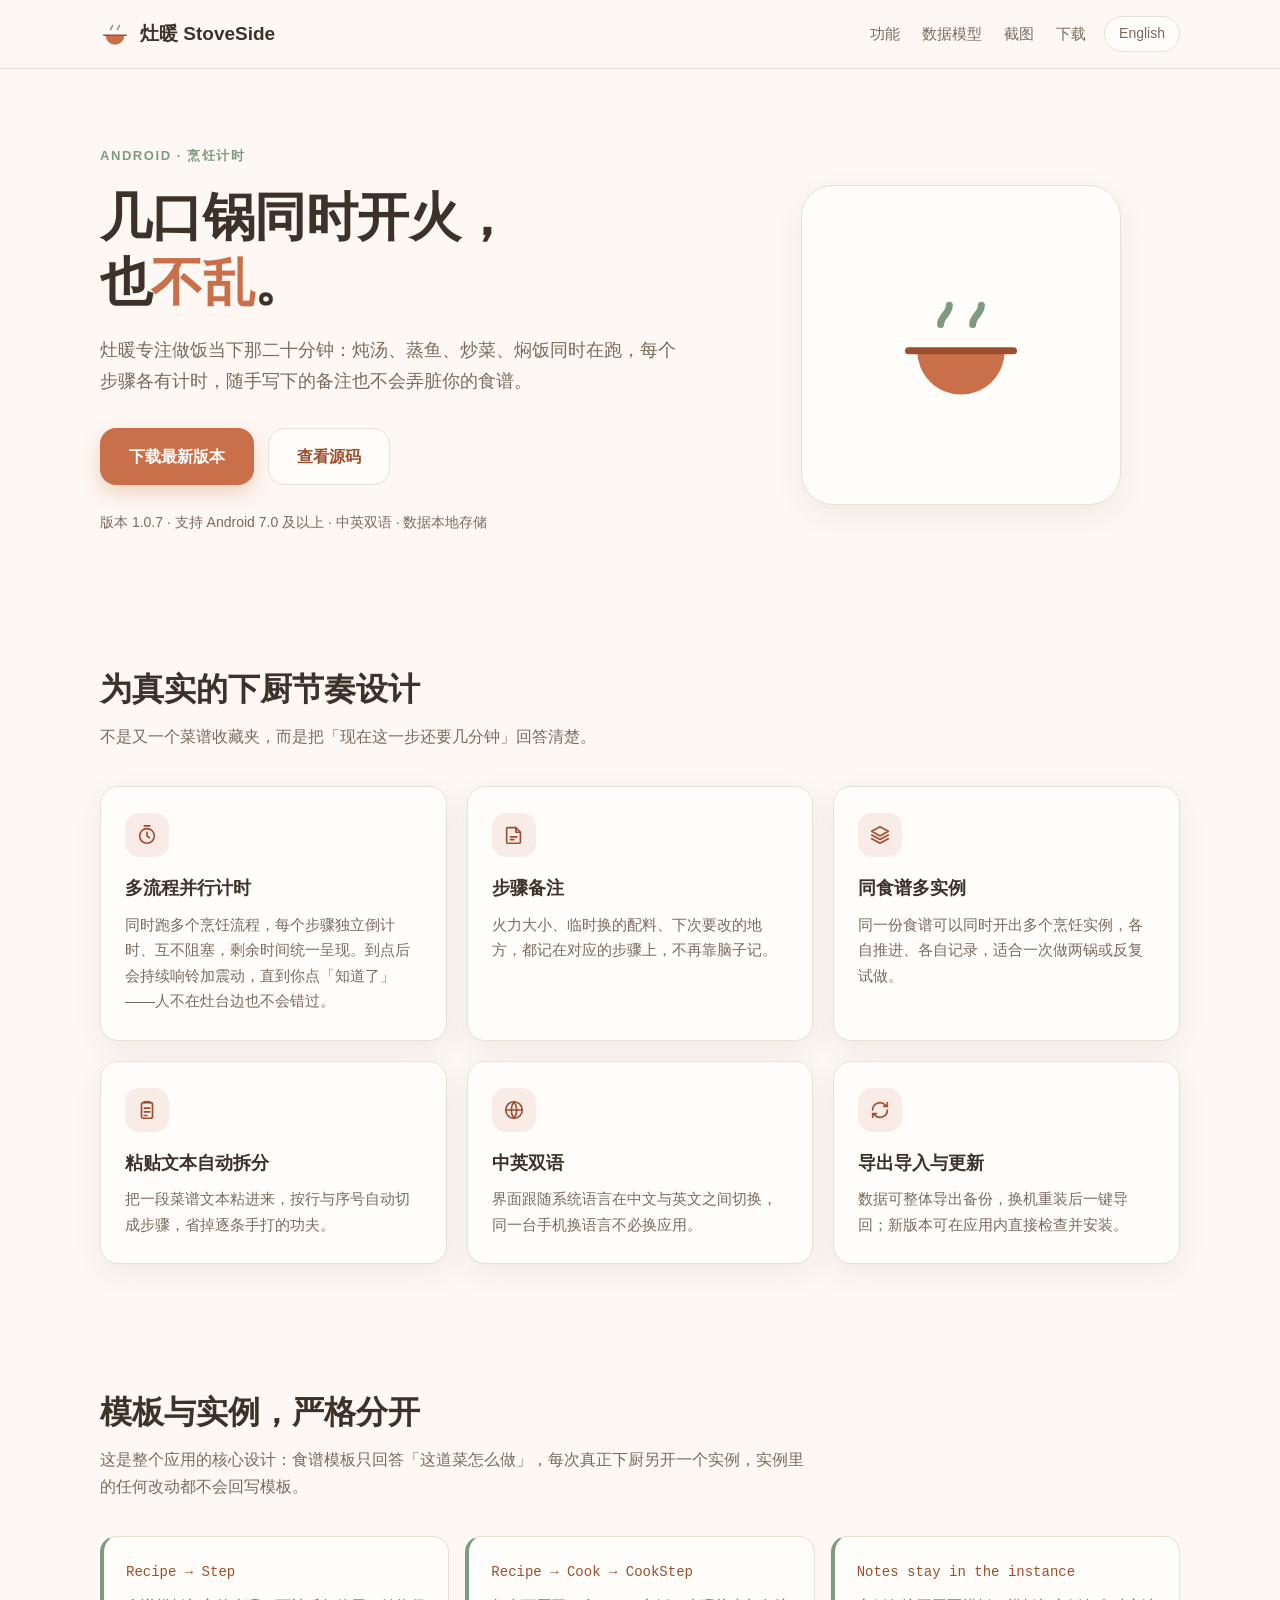
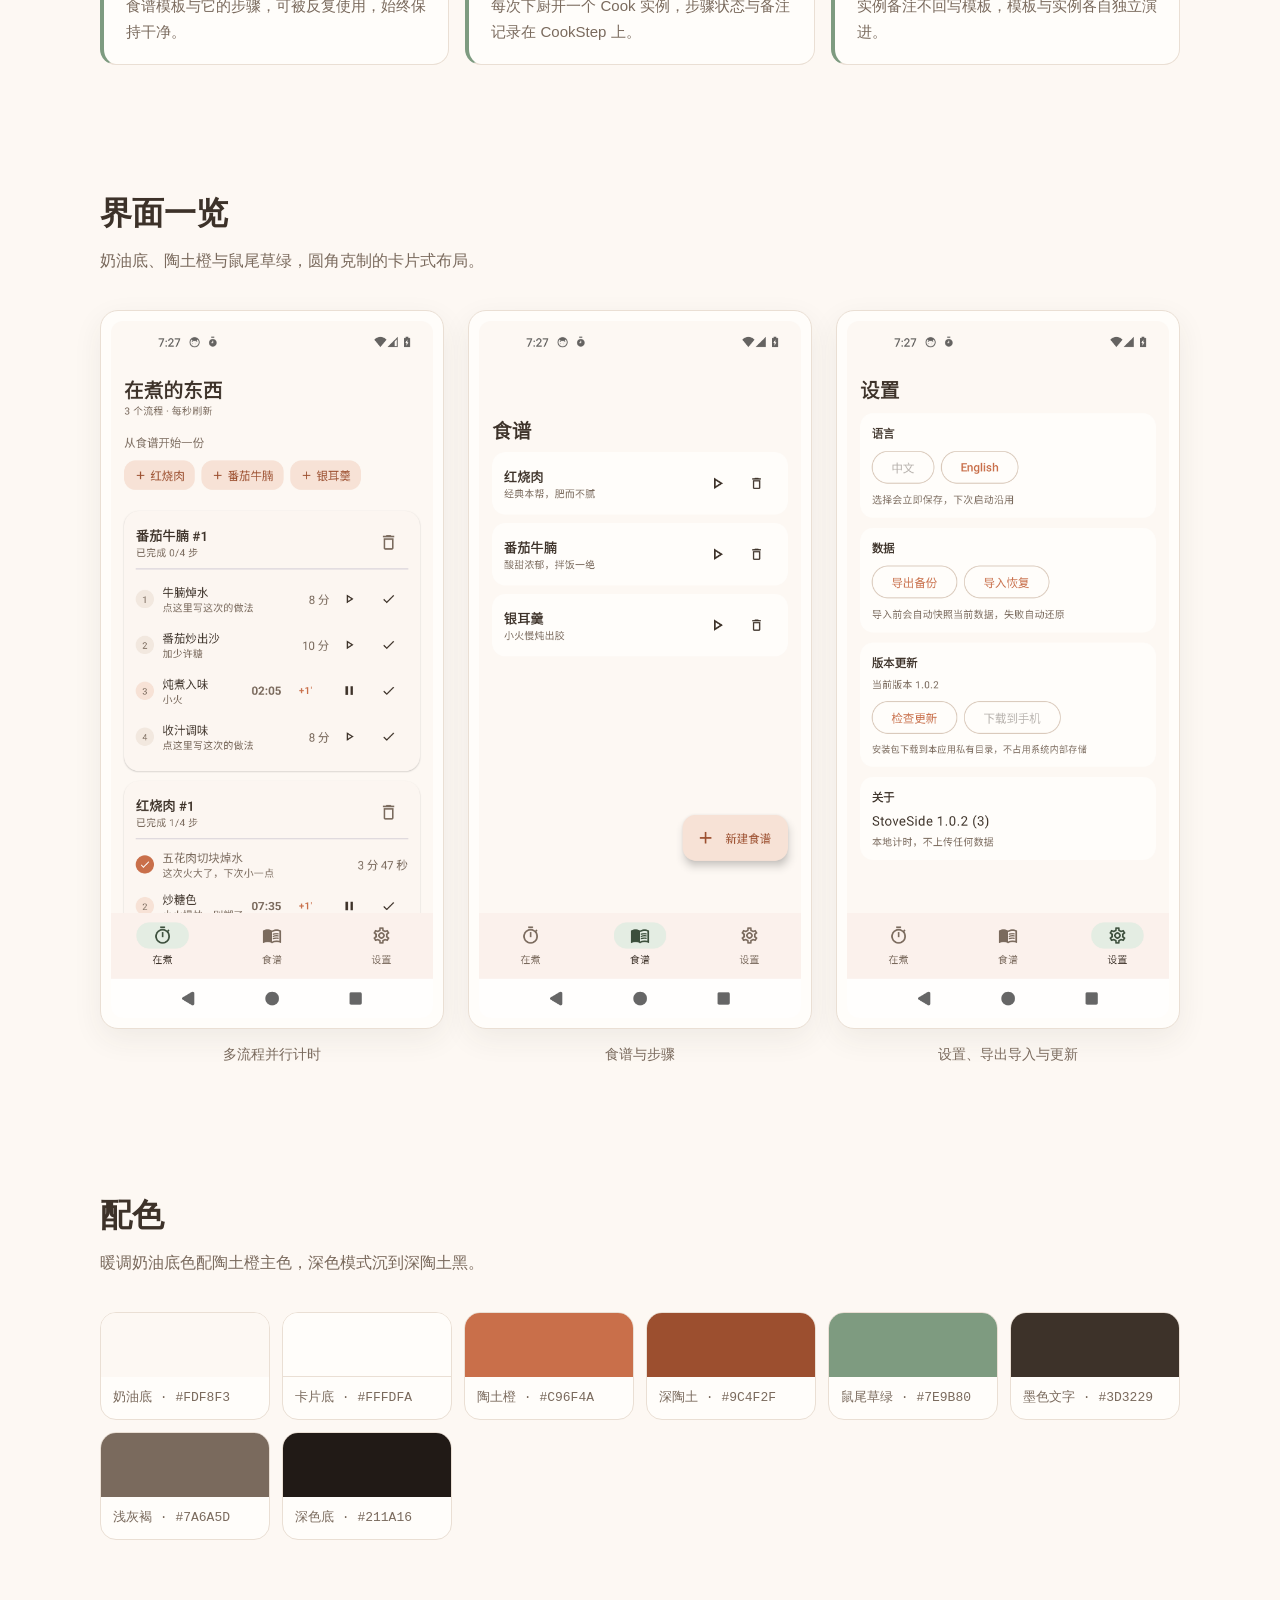
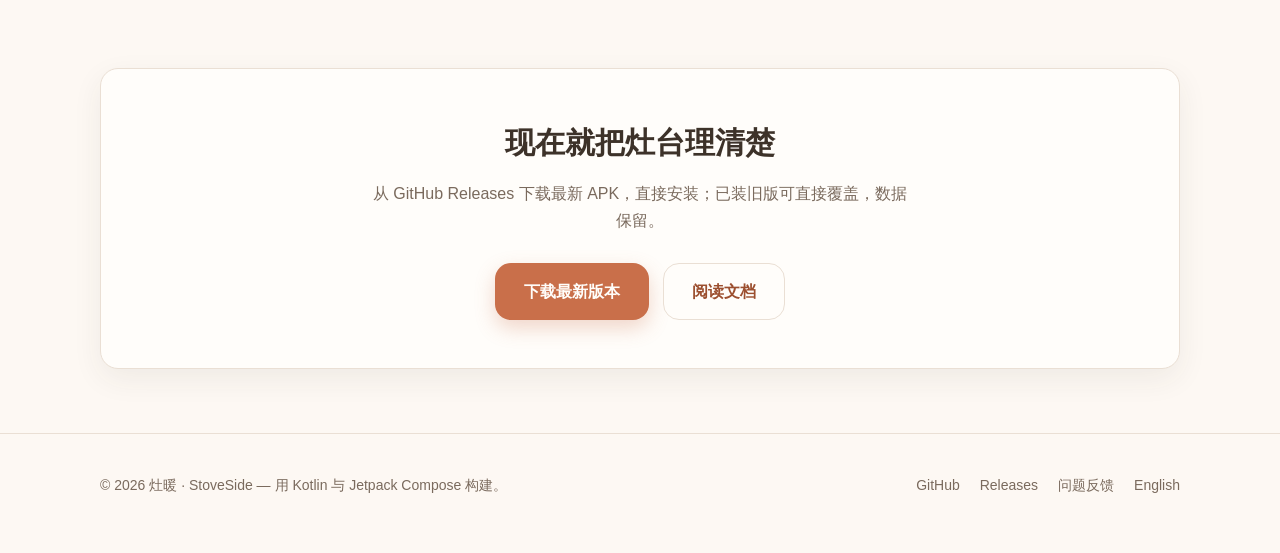
<file: index.html>
<!DOCTYPE html>
<html lang="zh-CN">
<head>
  <meta charset="utf-8">
  <meta name="viewport" content="width=device-width, initial-scale=1">
  <title>灶暖 · StoveSide — 多流程并行烹饪计时</title>
  <meta name="description" content="灶暖是一个专注做饭当下的 Android 计时器：多流程并行计时、步骤备注、同一食谱多实例追踪、粘贴文本自动拆分步骤，中英双语，支持导出导入与应用内更新。">
  <meta name="theme-color" content="#FDF8F3">
  <link rel="stylesheet" href="style.css">
</head>
<body>

  <header class="site-header">
    <div class="wrap">
      <a class="brand" href="#top">
        <svg width="30" height="30" viewBox="0 0 48 48" fill="none" aria-hidden="true">
          <path d="M9 26h30a15 15 0 0 1-15 15A15 15 0 0 1 9 26Z" fill="#C96F4A"/>
          <path d="M6 26h36" stroke="#9C4F2F" stroke-width="2.4" stroke-linecap="round"/>
          <path d="M17 17c0-3 3-3.6 3-6.6" stroke="#7E9B80" stroke-width="2.4" stroke-linecap="round"/>
          <path d="M28 17c0-3 3-3.6 3-6.6" stroke="#7E9B80" stroke-width="2.4" stroke-linecap="round"/>
        </svg>
        灶暖 StoveSide
      </a>
      <nav class="nav">
        <a href="#features">功能</a>
        <a href="#model">数据模型</a>
        <a href="#screenshots">截图</a>
        <a href="#download">下载</a>
      </nav>
      <a class="lang" href="en/index.html">English</a>
    </div>
  </header>

  <main id="top">

    <section class="hero">
      <div class="wrap">
        <div class="hero-copy">
          <span class="eyebrow">Android · 烹饪计时</span>
          <h1>几口锅同时开火，<br>也<em>不乱</em>。</h1>
          <p class="lede">灶暖专注做饭当下那二十分钟：炖汤、蒸鱼、炒菜、焖饭同时在跑，每个步骤各有计时，随手写下的备注也不会弄脏你的食谱。</p>
          <div class="hero-actions">
            <a class="btn btn-primary" href="https://github.com/Levanll/StoveSide/releases/latest">下载最新版本</a>
            <a class="btn btn-ghost" href="https://github.com/Levanll/StoveSide">查看源码</a>
          </div>
          <p class="hero-meta">版本 1.0.7 · 支持 Android 7.0 及以上 · 中英双语 · 数据本地存储</p>
        </div>
        <div class="hero-mark">
          <div class="plate">
            <svg width="140" height="140" viewBox="0 0 48 48" fill="none" aria-hidden="true">
          <path d="M9 26h30a15 15 0 0 1-15 15A15 15 0 0 1 9 26Z" fill="#C96F4A"/>
          <path d="M6 26h36" stroke="#9C4F2F" stroke-width="2.4" stroke-linecap="round"/>
          <path d="M17 17c0-3 3-3.6 3-6.6" stroke="#7E9B80" stroke-width="2.4" stroke-linecap="round"/>
          <path d="M28 17c0-3 3-3.6 3-6.6" stroke="#7E9B80" stroke-width="2.4" stroke-linecap="round"/>
        </svg>
          </div>
        </div>
      </div>
    </section>

    <section id="features">
      <div class="wrap">
        <div class="section-head">
          <h2>为真实的下厨节奏设计</h2>
          <p>不是又一个菜谱收藏夹，而是把「现在这一步还要几分钟」回答清楚。</p>
        </div>
        <div class="grid">
          <article class="card">
            <div class="icon"><svg width="22" height="22" viewBox="0 0 24 24" fill="none" stroke="currentColor" stroke-width="1.8" stroke-linecap="round" stroke-linejoin="round" aria-hidden="true"><circle cx="12" cy="13" r="8"/><path d="M12 9v4l2.5 2"/><path d="M9 2h6"/></svg></div>
            <h3>多流程并行计时</h3>
            <p>同时跑多个烹饪流程，每个步骤独立倒计时、互不阻塞，剩余时间统一呈现。到点后会持续响铃加震动，直到你点「知道了」——人不在灶台边也不会错过。</p>
          </article>
          <article class="card">
            <div class="icon"><svg width="22" height="22" viewBox="0 0 24 24" fill="none" stroke="currentColor" stroke-width="1.8" stroke-linecap="round" stroke-linejoin="round" aria-hidden="true"><path d="M5 4h9l5 5v11a1 1 0 0 1-1 1H5a1 1 0 0 1-1-1V5a1 1 0 0 1 1-1Z"/><path d="M14 4v5h5"/><path d="M8 14h7"/><path d="M8 17h4"/></svg></div>
            <h3>步骤备注</h3>
            <p>火力大小、临时换的配料、下次要改的地方，都记在对应的步骤上，不再靠脑子记。</p>
          </article>
          <article class="card">
            <div class="icon"><svg width="22" height="22" viewBox="0 0 24 24" fill="none" stroke="currentColor" stroke-width="1.8" stroke-linecap="round" stroke-linejoin="round" aria-hidden="true"><path d="M12 3 3 8l9 5 9-5-9-5Z"/><path d="m3 12 9 5 9-5"/><path d="m3 16 9 5 9-5"/></svg></div>
            <h3>同食谱多实例</h3>
            <p>同一份食谱可以同时开出多个烹饪实例，各自推进、各自记录，适合一次做两锅或反复试做。</p>
          </article>
          <article class="card">
            <div class="icon"><svg width="22" height="22" viewBox="0 0 24 24" fill="none" stroke="currentColor" stroke-width="1.8" stroke-linecap="round" stroke-linejoin="round" aria-hidden="true"><rect x="6" y="4" width="12" height="17" rx="2"/><path d="M9 4V3h6v1"/><path d="M9 10h6"/><path d="M9 14h6"/><path d="M9 18h3"/></svg></div>
            <h3>粘贴文本自动拆分</h3>
            <p>把一段菜谱文本粘进来，按行与序号自动切成步骤，省掉逐条手打的功夫。</p>
          </article>
          <article class="card">
            <div class="icon"><svg width="22" height="22" viewBox="0 0 24 24" fill="none" stroke="currentColor" stroke-width="1.8" stroke-linecap="round" stroke-linejoin="round" aria-hidden="true"><circle cx="12" cy="12" r="9"/><path d="M3 12h18"/><path d="M12 3a15 15 0 0 1 0 18a15 15 0 0 1 0-18Z"/></svg></div>
            <h3>中英双语</h3>
            <p>界面跟随系统语言在中文与英文之间切换，同一台手机换语言不必换应用。</p>
          </article>
          <article class="card">
            <div class="icon"><svg width="22" height="22" viewBox="0 0 24 24" fill="none" stroke="currentColor" stroke-width="1.8" stroke-linecap="round" stroke-linejoin="round" aria-hidden="true"><path d="M4 12a8 8 0 0 1 13.7-5.6L20 8"/><path d="M20 4v4h-4"/><path d="M20 12a8 8 0 0 1-13.7 5.6L4 16"/><path d="M4 20v-4h4"/></svg></div>
            <h3>导出导入与更新</h3>
            <p>数据可整体导出备份，换机重装后一键导回；新版本可在应用内直接检查并安装。</p>
          </article>
        </div>
      </div>
    </section>

    <section id="model">
      <div class="wrap">
        <div class="section-head">
          <h2>模板与实例，严格分开</h2>
          <p>这是整个应用的核心设计：食谱模板只回答「这道菜怎么做」，每次真正下厨另开一个实例，实例里的任何改动都不会回写模板。</p>
        </div>
        <div class="model">
          <div class="model-item">
            <code>Recipe → Step</code>
            <p>食谱模板与它的步骤，可被反复使用，始终保持干净。</p>
          </div>
          <div class="model-item">
            <code>Recipe → Cook → CookStep</code>
            <p>每次下厨开一个 Cook 实例，步骤状态与备注记录在 CookStep 上。</p>
          </div>
          <div class="model-item">
            <code>Notes stay in the instance</code>
            <p>实例备注不回写模板，模板与实例各自独立演进。</p>
          </div>
        </div>
      </div>
    </section>

    <section id="screenshots">
      <div class="wrap">
        <div class="section-head">
          <h2>界面一览</h2>
          <p>奶油底、陶土橙与鼠尾草绿，圆角克制的卡片式布局。</p>
        </div>
        <div class="shots">
          <figure class="shot">
            <div class="frame">
              <img src="images/zh/cooks.png" alt="进行中的烹饪界面：多个流程并行计时" loading="lazy">
            </div>
            <figcaption>多流程并行计时</figcaption>
          </figure>
          <figure class="shot">
            <div class="frame">
              <img src="images/zh/recipes.png" alt="食谱与步骤管理界面" loading="lazy">
            </div>
            <figcaption>食谱与步骤</figcaption>
          </figure>
          <figure class="shot">
            <div class="frame">
              <img src="images/zh/settings.png" alt="设置界面：语言、导出导入与应用内更新" loading="lazy">
            </div>
            <figcaption>设置、导出导入与更新</figcaption>
          </figure>
        </div>
      </div>
    </section>

    <section id="palette">
      <div class="wrap">
        <div class="section-head">
          <h2>配色</h2>
          <p>暖调奶油底色配陶土橙主色，深色模式沉到深陶土黑。</p>
        </div>
        <div class="palette">
          <div class="swatch">
            <div class="chip" style="background:#FDF8F3;"></div>
            <div class="label">奶油底 · #FDF8F3</div>
          </div>
          <div class="swatch">
            <div class="chip" style="background:#FFFDFA;border-bottom:1px solid #EADFD4;"></div>
            <div class="label">卡片底 · #FFFDFA</div>
          </div>
          <div class="swatch">
            <div class="chip" style="background:#C96F4A;"></div>
            <div class="label">陶土橙 · #C96F4A</div>
          </div>
          <div class="swatch">
            <div class="chip" style="background:#9C4F2F;"></div>
            <div class="label">深陶土 · #9C4F2F</div>
          </div>
          <div class="swatch">
            <div class="chip" style="background:#7E9B80;"></div>
            <div class="label">鼠尾草绿 · #7E9B80</div>
          </div>
          <div class="swatch">
            <div class="chip" style="background:#3D3229;"></div>
            <div class="label">墨色文字 · #3D3229</div>
          </div>
          <div class="swatch">
            <div class="chip" style="background:#7A6A5D;"></div>
            <div class="label">浅灰褐 · #7A6A5D</div>
          </div>
          <div class="swatch">
            <div class="chip" style="background:#211A16;"></div>
            <div class="label">深色底 · #211A16</div>
          </div>
        </div>
      </div>
    </section>

    <section id="download">
      <div class="wrap">
        <div class="download">
          <h2>现在就把灶台理清楚</h2>
          <p>从 GitHub Releases 下载最新 APK，直接安装；已装旧版可直接覆盖，数据保留。</p>
          <div class="hero-actions">
            <a class="btn btn-primary" href="https://github.com/Levanll/StoveSide/releases/latest">下载最新版本</a>
            <a class="btn btn-ghost" href="https://github.com/Levanll/StoveSide#readme">阅读文档</a>
          </div>
        </div>
      </div>
    </section>

  </main>

  <footer class="site-footer">
    <div class="wrap">
      <p style="margin:0">© 2026 灶暖 · StoveSide — 用 Kotlin 与 Jetpack Compose 构建。</p>
      <nav>
        <a href="https://github.com/Levanll/StoveSide">GitHub</a>
        <a href="https://github.com/Levanll/StoveSide/releases/latest">Releases</a>
        <a href="https://github.com/Levanll/StoveSide/issues">问题反馈</a>
        <a href="en/index.html">English</a>
      </nav>
    </div>
  </footer>

</body>
</html>
</file>
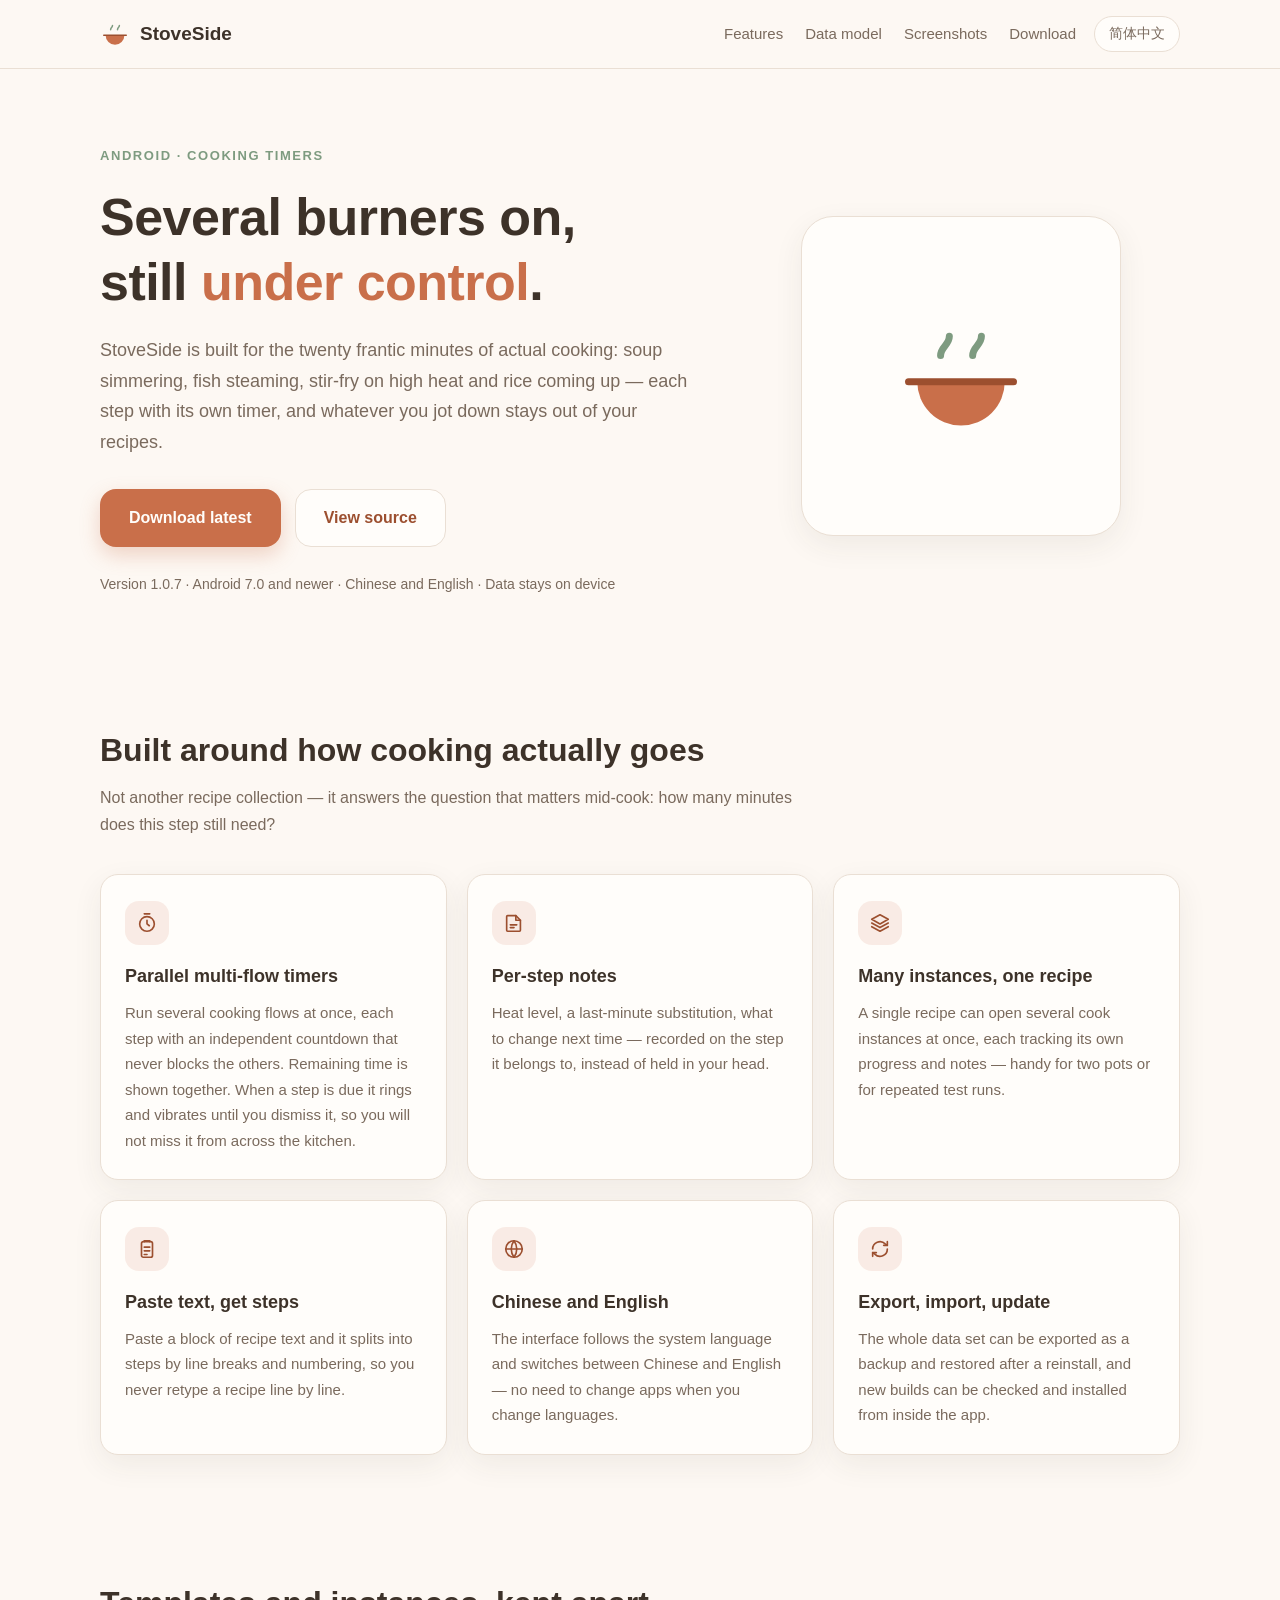
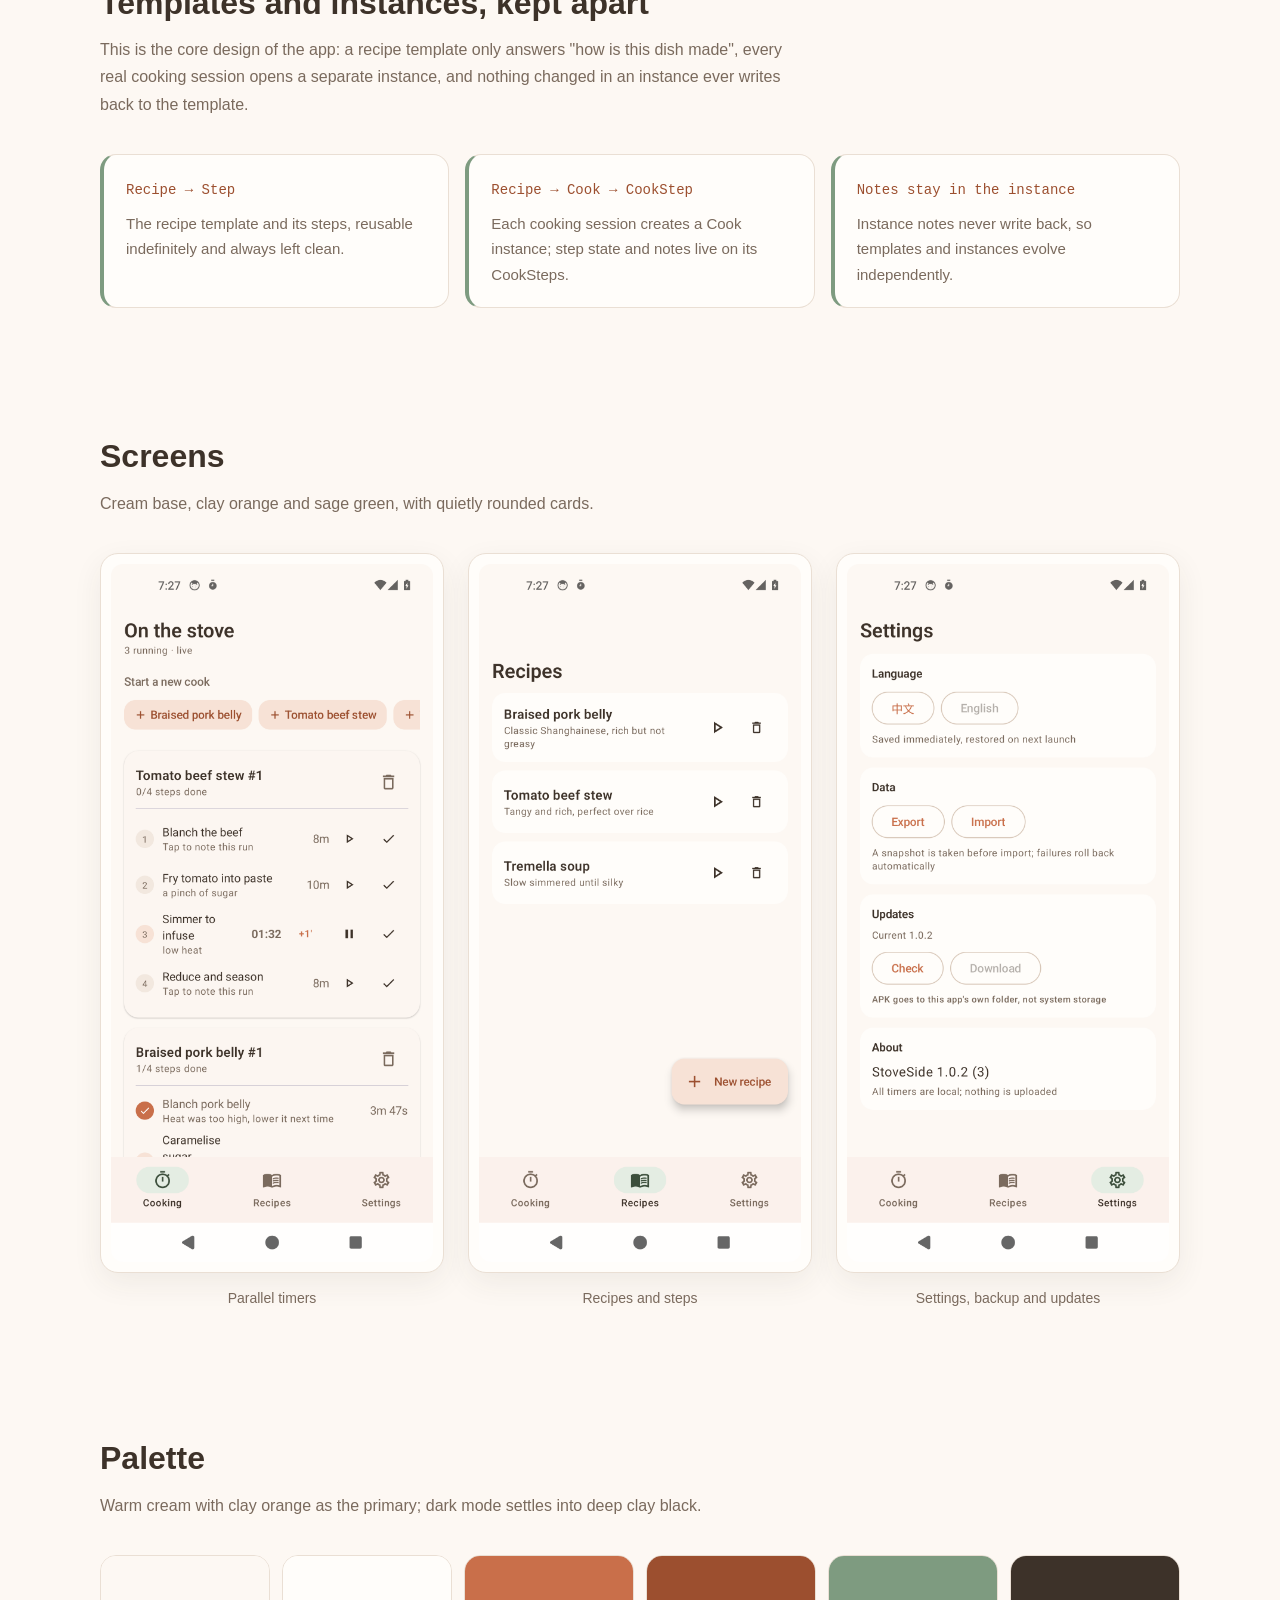
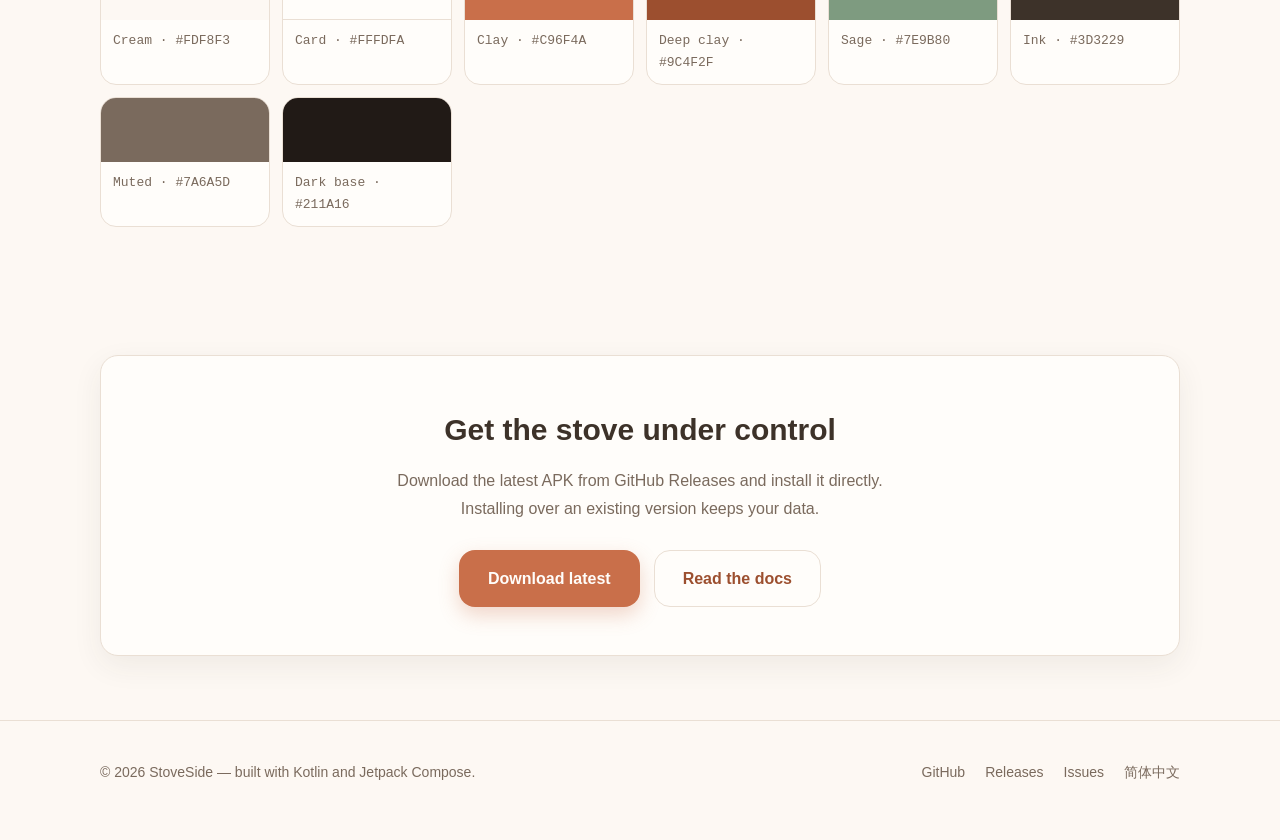
<file: en/index.html>
<!DOCTYPE html>
<html lang="en">
<head>
  <meta charset="utf-8">
  <meta name="viewport" content="width=device-width, initial-scale=1">
  <title>StoveSide · 灶暖 — Parallel cooking timers for Android</title>
  <meta name="description" content="StoveSide is an Android timer built for cooking: parallel step timers, per-step notes, multiple cook instances of one recipe, paste-to-steps parsing, Chinese and English UI, export and import, and in-app updates.">
  <meta name="theme-color" content="#FDF8F3">
  <link rel="stylesheet" href="../style.css">
</head>
<body>

  <header class="site-header">
    <div class="wrap">
      <a class="brand" href="#top">
        <svg width="30" height="30" viewBox="0 0 48 48" fill="none" aria-hidden="true">
          <path d="M9 26h30a15 15 0 0 1-15 15A15 15 0 0 1 9 26Z" fill="#C96F4A"/>
          <path d="M6 26h36" stroke="#9C4F2F" stroke-width="2.4" stroke-linecap="round"/>
          <path d="M17 17c0-3 3-3.6 3-6.6" stroke="#7E9B80" stroke-width="2.4" stroke-linecap="round"/>
          <path d="M28 17c0-3 3-3.6 3-6.6" stroke="#7E9B80" stroke-width="2.4" stroke-linecap="round"/>
        </svg>
        StoveSide
      </a>
      <nav class="nav">
        <a href="#features">Features</a>
        <a href="#model">Data model</a>
        <a href="#screenshots">Screenshots</a>
        <a href="#download">Download</a>
      </nav>
      <a class="lang" href="../index.html">简体中文</a>
    </div>
  </header>

  <main id="top">

    <section class="hero">
      <div class="wrap">
        <div class="hero-copy">
          <span class="eyebrow">Android · Cooking timers</span>
          <h1>Several burners on,<br>still <em>under control</em>.</h1>
          <p class="lede">StoveSide is built for the twenty frantic minutes of actual cooking: soup simmering, fish steaming, stir-fry on high heat and rice coming up — each step with its own timer, and whatever you jot down stays out of your recipes.</p>
          <div class="hero-actions">
            <a class="btn btn-primary" href="https://github.com/Levanll/StoveSide/releases/latest">Download latest</a>
            <a class="btn btn-ghost" href="https://github.com/Levanll/StoveSide">View source</a>
          </div>
          <p class="hero-meta">Version 1.0.7 · Android 7.0 and newer · Chinese and English · Data stays on device</p>
        </div>
        <div class="hero-mark">
          <div class="plate">
            <svg width="140" height="140" viewBox="0 0 48 48" fill="none" aria-hidden="true">
          <path d="M9 26h30a15 15 0 0 1-15 15A15 15 0 0 1 9 26Z" fill="#C96F4A"/>
          <path d="M6 26h36" stroke="#9C4F2F" stroke-width="2.4" stroke-linecap="round"/>
          <path d="M17 17c0-3 3-3.6 3-6.6" stroke="#7E9B80" stroke-width="2.4" stroke-linecap="round"/>
          <path d="M28 17c0-3 3-3.6 3-6.6" stroke="#7E9B80" stroke-width="2.4" stroke-linecap="round"/>
        </svg>
          </div>
        </div>
      </div>
    </section>

    <section id="features">
      <div class="wrap">
        <div class="section-head">
          <h2>Built around how cooking actually goes</h2>
          <p>Not another recipe collection — it answers the question that matters mid-cook: how many minutes does this step still need?</p>
        </div>
        <div class="grid">
          <article class="card">
            <div class="icon"><svg width="22" height="22" viewBox="0 0 24 24" fill="none" stroke="currentColor" stroke-width="1.8" stroke-linecap="round" stroke-linejoin="round" aria-hidden="true"><circle cx="12" cy="13" r="8"/><path d="M12 9v4l2.5 2"/><path d="M9 2h6"/></svg></div>
            <h3>Parallel multi-flow timers</h3>
            <p>Run several cooking flows at once, each step with an independent countdown that never blocks the others. Remaining time is shown together. When a step is due it rings and vibrates until you dismiss it, so you will not miss it from across the kitchen.</p>
          </article>
          <article class="card">
            <div class="icon"><svg width="22" height="22" viewBox="0 0 24 24" fill="none" stroke="currentColor" stroke-width="1.8" stroke-linecap="round" stroke-linejoin="round" aria-hidden="true"><path d="M5 4h9l5 5v11a1 1 0 0 1-1 1H5a1 1 0 0 1-1-1V5a1 1 0 0 1 1-1Z"/><path d="M14 4v5h5"/><path d="M8 14h7"/><path d="M8 17h4"/></svg></div>
            <h3>Per-step notes</h3>
            <p>Heat level, a last-minute substitution, what to change next time — recorded on the step it belongs to, instead of held in your head.</p>
          </article>
          <article class="card">
            <div class="icon"><svg width="22" height="22" viewBox="0 0 24 24" fill="none" stroke="currentColor" stroke-width="1.8" stroke-linecap="round" stroke-linejoin="round" aria-hidden="true"><path d="M12 3 3 8l9 5 9-5-9-5Z"/><path d="m3 12 9 5 9-5"/><path d="m3 16 9 5 9-5"/></svg></div>
            <h3>Many instances, one recipe</h3>
            <p>A single recipe can open several cook instances at once, each tracking its own progress and notes — handy for two pots or for repeated test runs.</p>
          </article>
          <article class="card">
            <div class="icon"><svg width="22" height="22" viewBox="0 0 24 24" fill="none" stroke="currentColor" stroke-width="1.8" stroke-linecap="round" stroke-linejoin="round" aria-hidden="true"><rect x="6" y="4" width="12" height="17" rx="2"/><path d="M9 4V3h6v1"/><path d="M9 10h6"/><path d="M9 14h6"/><path d="M9 18h3"/></svg></div>
            <h3>Paste text, get steps</h3>
            <p>Paste a block of recipe text and it splits into steps by line breaks and numbering, so you never retype a recipe line by line.</p>
          </article>
          <article class="card">
            <div class="icon"><svg width="22" height="22" viewBox="0 0 24 24" fill="none" stroke="currentColor" stroke-width="1.8" stroke-linecap="round" stroke-linejoin="round" aria-hidden="true"><circle cx="12" cy="12" r="9"/><path d="M3 12h18"/><path d="M12 3a15 15 0 0 1 0 18a15 15 0 0 1 0-18Z"/></svg></div>
            <h3>Chinese and English</h3>
            <p>The interface follows the system language and switches between Chinese and English — no need to change apps when you change languages.</p>
          </article>
          <article class="card">
            <div class="icon"><svg width="22" height="22" viewBox="0 0 24 24" fill="none" stroke="currentColor" stroke-width="1.8" stroke-linecap="round" stroke-linejoin="round" aria-hidden="true"><path d="M4 12a8 8 0 0 1 13.7-5.6L20 8"/><path d="M20 4v4h-4"/><path d="M20 12a8 8 0 0 1-13.7 5.6L4 16"/><path d="M4 20v-4h4"/></svg></div>
            <h3>Export, import, update</h3>
            <p>The whole data set can be exported as a backup and restored after a reinstall, and new builds can be checked and installed from inside the app.</p>
          </article>
        </div>
      </div>
    </section>

    <section id="model">
      <div class="wrap">
        <div class="section-head">
          <h2>Templates and instances, kept apart</h2>
          <p>This is the core design of the app: a recipe template only answers "how is this dish made", every real cooking session opens a separate instance, and nothing changed in an instance ever writes back to the template.</p>
        </div>
        <div class="model">
          <div class="model-item">
            <code>Recipe → Step</code>
            <p>The recipe template and its steps, reusable indefinitely and always left clean.</p>
          </div>
          <div class="model-item">
            <code>Recipe → Cook → CookStep</code>
            <p>Each cooking session creates a Cook instance; step state and notes live on its CookSteps.</p>
          </div>
          <div class="model-item">
            <code>Notes stay in the instance</code>
            <p>Instance notes never write back, so templates and instances evolve independently.</p>
          </div>
        </div>
      </div>
    </section>

    <section id="screenshots">
      <div class="wrap">
        <div class="section-head">
          <h2>Screens</h2>
          <p>Cream base, clay orange and sage green, with quietly rounded cards.</p>
        </div>
        <div class="shots">
          <figure class="shot">
            <div class="frame">
              <img src="../images/en/cooks.png" alt="Cooks in progress with parallel timers" loading="lazy">
            </div>
            <figcaption>Parallel timers</figcaption>
          </figure>
          <figure class="shot">
            <div class="frame">
              <img src="../images/en/recipes.png" alt="Recipes and their steps" loading="lazy">
            </div>
            <figcaption>Recipes and steps</figcaption>
          </figure>
          <figure class="shot">
            <div class="frame">
              <img src="../images/en/settings.png" alt="Settings: language, export and import, in-app updates" loading="lazy">
            </div>
            <figcaption>Settings, backup and updates</figcaption>
          </figure>
        </div>
      </div>
    </section>

    <section id="palette">
      <div class="wrap">
        <div class="section-head">
          <h2>Palette</h2>
          <p>Warm cream with clay orange as the primary; dark mode settles into deep clay black.</p>
        </div>
        <div class="palette">
          <div class="swatch">
            <div class="chip" style="background:#FDF8F3;"></div>
            <div class="label">Cream · #FDF8F3</div>
          </div>
          <div class="swatch">
            <div class="chip" style="background:#FFFDFA;border-bottom:1px solid #EADFD4;"></div>
            <div class="label">Card · #FFFDFA</div>
          </div>
          <div class="swatch">
            <div class="chip" style="background:#C96F4A;"></div>
            <div class="label">Clay · #C96F4A</div>
          </div>
          <div class="swatch">
            <div class="chip" style="background:#9C4F2F;"></div>
            <div class="label">Deep clay · #9C4F2F</div>
          </div>
          <div class="swatch">
            <div class="chip" style="background:#7E9B80;"></div>
            <div class="label">Sage · #7E9B80</div>
          </div>
          <div class="swatch">
            <div class="chip" style="background:#3D3229;"></div>
            <div class="label">Ink · #3D3229</div>
          </div>
          <div class="swatch">
            <div class="chip" style="background:#7A6A5D;"></div>
            <div class="label">Muted · #7A6A5D</div>
          </div>
          <div class="swatch">
            <div class="chip" style="background:#211A16;"></div>
            <div class="label">Dark base · #211A16</div>
          </div>
        </div>
      </div>
    </section>

    <section id="download">
      <div class="wrap">
        <div class="download">
          <h2>Get the stove under control</h2>
          <p>Download the latest APK from GitHub Releases and install it directly. Installing over an existing version keeps your data.</p>
          <div class="hero-actions">
            <a class="btn btn-primary" href="https://github.com/Levanll/StoveSide/releases/latest">Download latest</a>
            <a class="btn btn-ghost" href="https://github.com/Levanll/StoveSide#readme">Read the docs</a>
          </div>
        </div>
      </div>
    </section>

  </main>

  <footer class="site-footer">
    <div class="wrap">
      <p style="margin:0">© 2026 StoveSide — built with Kotlin and Jetpack Compose.</p>
      <nav>
        <a href="https://github.com/Levanll/StoveSide">GitHub</a>
        <a href="https://github.com/Levanll/StoveSide/releases/latest">Releases</a>
        <a href="https://github.com/Levanll/StoveSide/issues">Issues</a>
        <a href="../index.html">简体中文</a>
      </nav>
    </div>
  </footer>

</body>
</html>
</file>
<file: style.css>
/* 灶暖 / StoveSide — 共享样式 · shared stylesheet */

:root {
  --cream: #FDF8F3;
  --card: #FFFDFA;
  --clay: #C96F4A;
  --clay-deep: #9C4F2F;
  --sage: #7E9B80;
  --ink: #3D3229;
  --muted: #7A6A5D;
  --line: #EADFD4;
  --tint: rgba(201, 111, 74, 0.12);
  --shadow: 0 10px 30px rgba(61, 50, 41, 0.07);
  --radius: 18px;
  --radius-sm: 16px;
  --max: 1080px;
}

@media (prefers-color-scheme: dark) {
  :root {
    --cream: #211A16;
    --card: #2B221D;
    --clay: #D98459;
    --clay-deep: #E9A47E;
    --sage: #8FAE91;
    --ink: #F3E9E0;
    --muted: #B9A697;
    --line: #3B2F28;
    --tint: rgba(217, 132, 89, 0.16);
    --shadow: 0 10px 30px rgba(0, 0, 0, 0.35);
  }
}

* { box-sizing: border-box; }

html { scroll-behavior: smooth; }

body {
  margin: 0;
  background: var(--cream);
  color: var(--ink);
  font-family: -apple-system, BlinkMacSystemFont, "Segoe UI", "PingFang SC",
    "Hiragino Sans GB", "Microsoft YaHei", "Noto Sans SC", Roboto, sans-serif;
  font-size: 16px;
  line-height: 1.7;
  -webkit-font-smoothing: antialiased;
}

a { color: var(--clay-deep); text-decoration: none; }
a:hover { text-decoration: underline; }

img { max-width: 100%; display: block; }

.wrap { width: min(100% - 40px, var(--max)); margin: 0 auto; }

/* ---------- header ---------- */

.site-header {
  position: sticky;
  top: 0;
  z-index: 20;
  background: var(--cream);
  border-bottom: 1px solid var(--line);
}

.site-header .wrap {
  display: flex;
  align-items: center;
  gap: 18px;
  min-height: 68px;
  flex-wrap: wrap;
}

.brand {
  display: inline-flex;
  align-items: center;
  gap: 10px;
  color: var(--ink);
  font-weight: 700;
  font-size: 19px;
}
.brand:hover { text-decoration: none; }
.brand svg { flex: none; }

.nav {
  display: flex;
  gap: 22px;
  margin-left: auto;
  flex-wrap: wrap;
}
.nav a { color: var(--muted); font-size: 15px; }
.nav a:hover { color: var(--clay-deep); text-decoration: none; }

.lang {
  font-size: 14px;
  border: 1px solid var(--line);
  border-radius: 999px;
  padding: 5px 14px;
  color: var(--muted);
  background: var(--card);
}
.lang:hover { border-color: var(--clay); color: var(--clay-deep); text-decoration: none; }

/* ---------- buttons ---------- */

.btn {
  display: inline-flex;
  align-items: center;
  gap: 10px;
  padding: 14px 28px;
  border-radius: var(--radius-sm);
  font-weight: 600;
  font-size: 16px;
  border: 1px solid transparent;
  transition: transform 0.15s ease, box-shadow 0.15s ease, background 0.15s ease;
}
.btn:hover { text-decoration: none; transform: translateY(-1px); }

.btn-primary {
  background: var(--clay);
  color: #FFFDFA;
  box-shadow: 0 8px 20px rgba(201, 111, 74, 0.28);
}
.btn-primary:hover { background: var(--clay-deep); color: #FFFDFA; }

.btn-ghost {
  background: var(--card);
  color: var(--clay-deep);
  border-color: var(--line);
}
.btn-ghost:hover { border-color: var(--clay); }

/* ---------- hero ---------- */

.hero { padding: 72px 0 56px; }

.hero .wrap {
  display: grid;
  grid-template-columns: minmax(0, 1.15fr) minmax(0, 0.85fr);
  gap: 48px;
  align-items: center;
}

.eyebrow {
  display: inline-block;
  font-size: 13px;
  letter-spacing: 0.12em;
  text-transform: uppercase;
  color: var(--sage);
  font-weight: 600;
  margin-bottom: 18px;
}

.hero h1 {
  font-size: clamp(34px, 5vw, 52px);
  line-height: 1.25;
  margin: 0 0 20px;
  letter-spacing: -0.01em;
}

.hero h1 em { font-style: normal; color: var(--clay); }

.hero p.lede {
  font-size: 18px;
  color: var(--muted);
  margin: 0 0 32px;
  max-width: 34em;
}

.hero-actions { display: flex; gap: 14px; flex-wrap: wrap; }

.hero-meta { margin-top: 26px; font-size: 14px; color: var(--muted); }

.hero-mark { display: flex; justify-content: center; align-items: center; }

.hero-mark .plate {
  width: 100%;
  max-width: 320px;
  aspect-ratio: 1;
  border-radius: 32px;
  background: var(--card);
  border: 1px solid var(--line);
  box-shadow: var(--shadow);
  display: flex;
  align-items: center;
  justify-content: center;
}

/* ---------- sections ---------- */

section { padding: 64px 0; }

.section-head { max-width: 44em; margin-bottom: 36px; }

.section-head h2 {
  font-size: clamp(24px, 3vw, 32px);
  margin: 0 0 12px;
  line-height: 1.3;
}

.section-head p { color: var(--muted); margin: 0; }

/* ---------- feature cards ---------- */

.grid {
  display: grid;
  grid-template-columns: repeat(auto-fit, minmax(260px, 1fr));
  gap: 20px;
}

.card {
  background: var(--card);
  border: 1px solid var(--line);
  border-radius: var(--radius);
  padding: 26px 24px;
  box-shadow: var(--shadow);
}

.card .icon {
  width: 44px;
  height: 44px;
  border-radius: 14px;
  display: flex;
  align-items: center;
  justify-content: center;
  background: var(--tint);
  margin-bottom: 16px;
  color: var(--clay-deep);
}

.card h3 { font-size: 18px; margin: 0 0 8px; }

.card p { margin: 0; color: var(--muted); font-size: 15px; }

/* ---------- data model ---------- */

.model {
  display: grid;
  grid-template-columns: repeat(auto-fit, minmax(240px, 1fr));
  gap: 16px;
}

.model-item {
  background: var(--card);
  border: 1px solid var(--line);
  border-left: 4px solid var(--sage);
  border-radius: var(--radius-sm);
  padding: 20px 22px;
}

.model-item code {
  font-family: ui-monospace, SFMono-Regular, "SF Mono", Menlo, Consolas, monospace;
  font-size: 14px;
  color: var(--clay-deep);
}

.model-item p { margin: 8px 0 0; font-size: 15px; color: var(--muted); }

/* ---------- screenshots ---------- */

.shots {
  display: grid;
  grid-template-columns: repeat(auto-fit, minmax(240px, 1fr));
  gap: 24px;
}

.shot { margin: 0; text-align: center; }

.shot .frame {
  border-radius: var(--radius);
  overflow: hidden;
  border: 1px solid var(--line);
  background: var(--card);
  box-shadow: var(--shadow);
  padding: 10px;
}

.shot img {
  border-radius: 12px;
  width: 100%;
  height: auto;
  min-height: 320px;
  background: var(--tint);
  object-fit: cover;
}

.shot figcaption { margin-top: 14px; font-size: 14px; color: var(--muted); }

/* ---------- download ---------- */

.download {
  background: var(--card);
  border: 1px solid var(--line);
  border-radius: var(--radius);
  padding: 48px 32px;
  text-align: center;
  box-shadow: var(--shadow);
}

.download h2 { margin: 0 0 12px; font-size: clamp(24px, 3vw, 30px); }

.download p { color: var(--muted); margin: 0 auto 28px; max-width: 34em; }

.download .hero-actions { justify-content: center; }

/* ---------- palette ---------- */

.palette {
  display: grid;
  grid-template-columns: repeat(auto-fit, minmax(150px, 1fr));
  gap: 12px;
}

.swatch {
  border-radius: var(--radius-sm);
  border: 1px solid var(--line);
  overflow: hidden;
  background: var(--card);
}

.swatch .chip { height: 64px; }

.swatch .label {
  padding: 10px 12px;
  font-size: 13px;
  color: var(--muted);
  font-family: ui-monospace, SFMono-Regular, Menlo, Consolas, monospace;
}

/* ---------- footer ---------- */

.site-footer {
  border-top: 1px solid var(--line);
  padding: 40px 0 56px;
  color: var(--muted);
  font-size: 14px;
}

.site-footer .wrap {
  display: flex;
  gap: 16px 32px;
  flex-wrap: wrap;
  align-items: center;
  justify-content: space-between;
}

.site-footer nav { display: flex; gap: 20px; flex-wrap: wrap; }
.site-footer a { color: var(--muted); }
.site-footer a:hover { color: var(--clay-deep); }

/* ---------- responsive ---------- */

@media (max-width: 860px) {
  .hero { padding: 44px 0 32px; }
  .hero .wrap { grid-template-columns: 1fr; gap: 32px; }
  .hero-mark { order: -1; }
  .hero-mark .plate { max-width: 220px; border-radius: 28px; }
  .hero-mark .plate svg { width: 96px; height: 96px; }
  section { padding: 48px 0; }
  .nav { gap: 16px; }
}

@media (max-width: 560px) {
  .site-header .wrap { min-height: 60px; }
  .nav { display: none; }
  .hero p.lede { font-size: 17px; }
  .btn { padding: 13px 22px; font-size: 15px; }
  .download { padding: 36px 20px; }
}

@media (prefers-reduced-motion: reduce) {
  html { scroll-behavior: auto; }
  .btn { transition: none; }
  .btn:hover { transform: none; }
}
</file>
